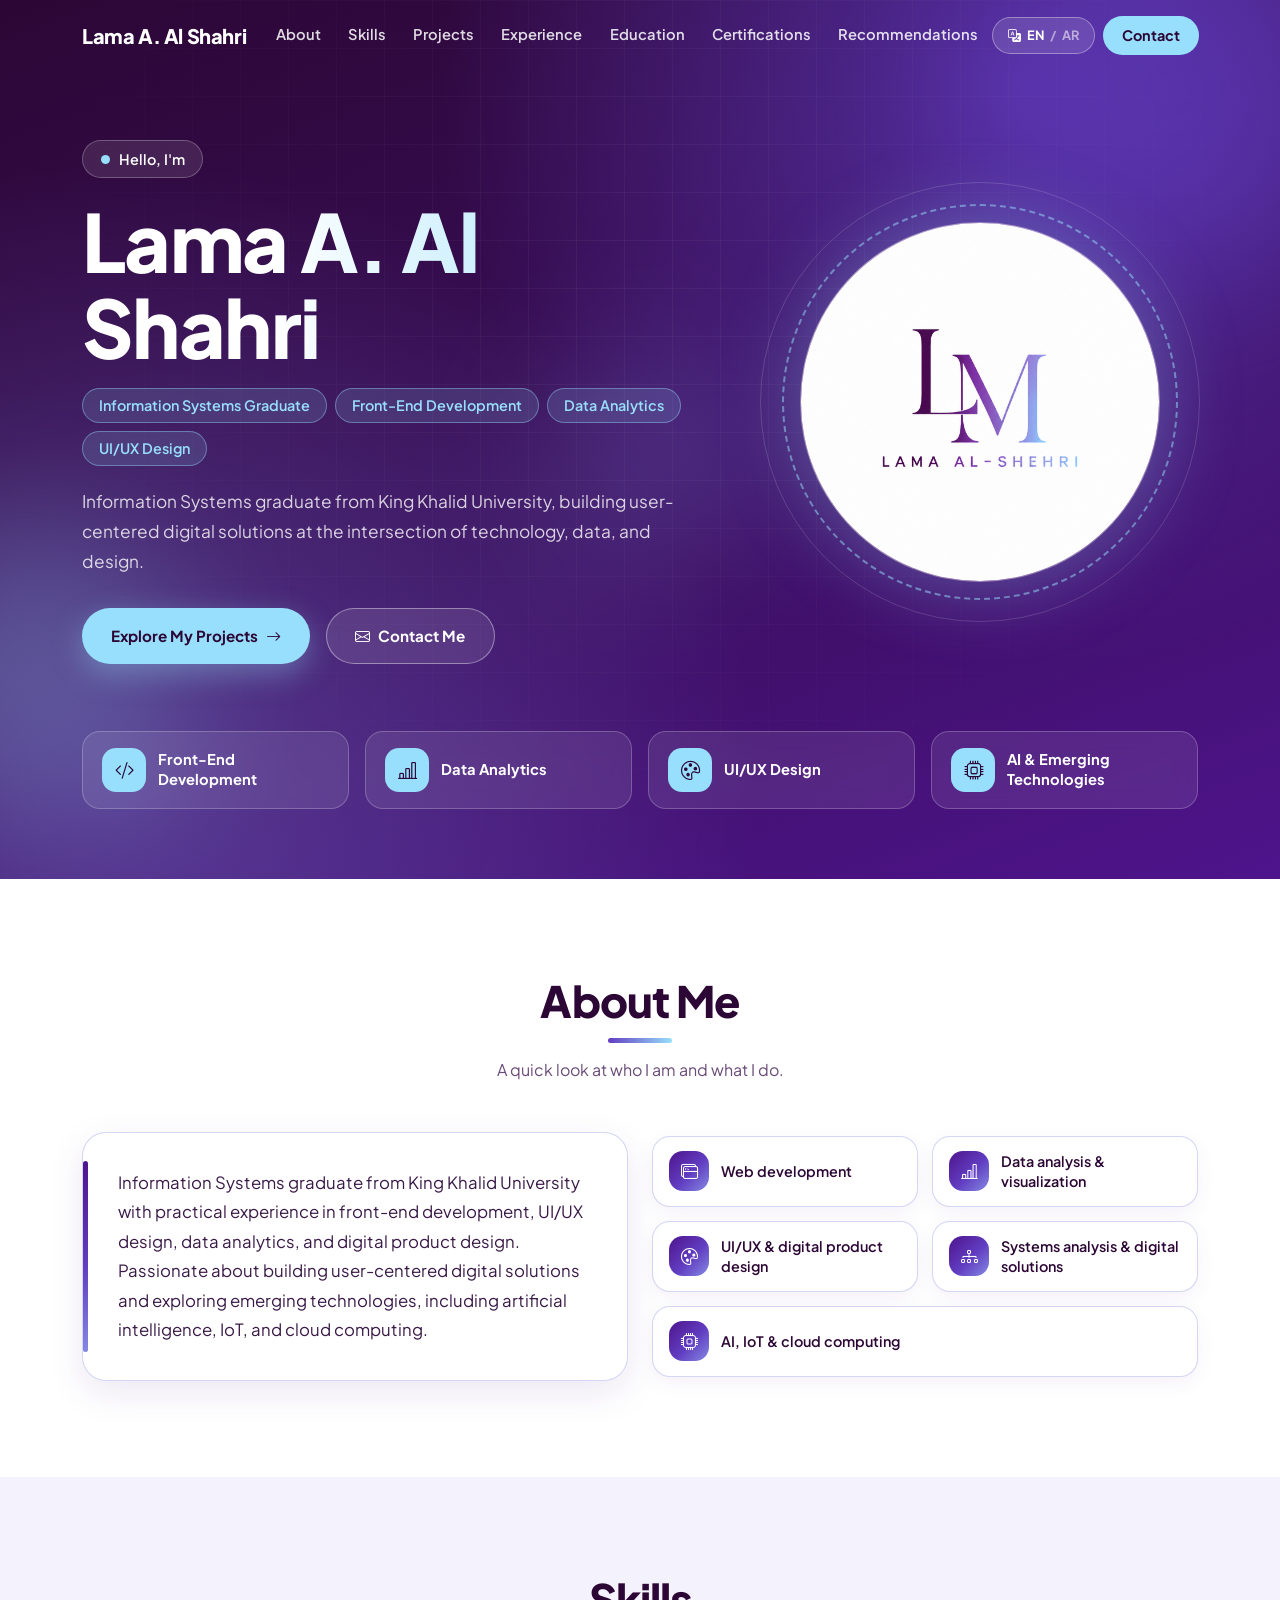
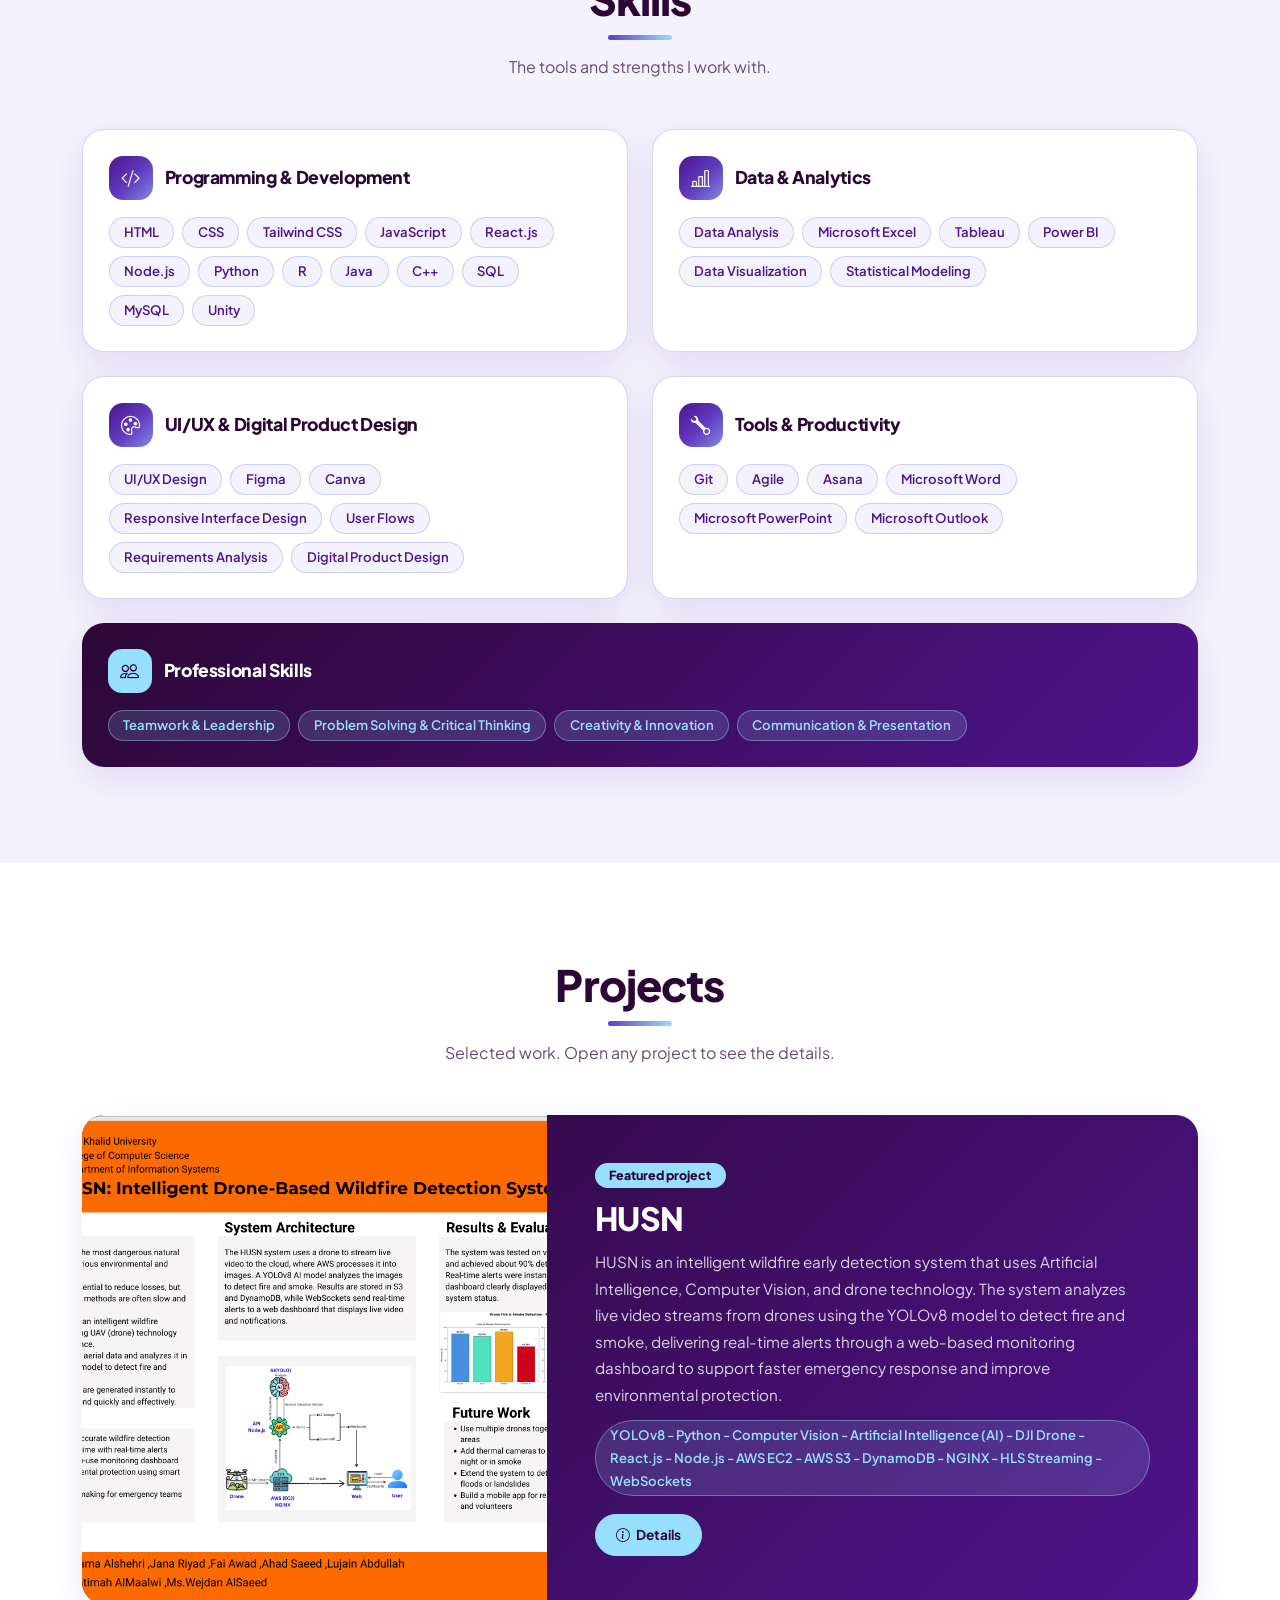
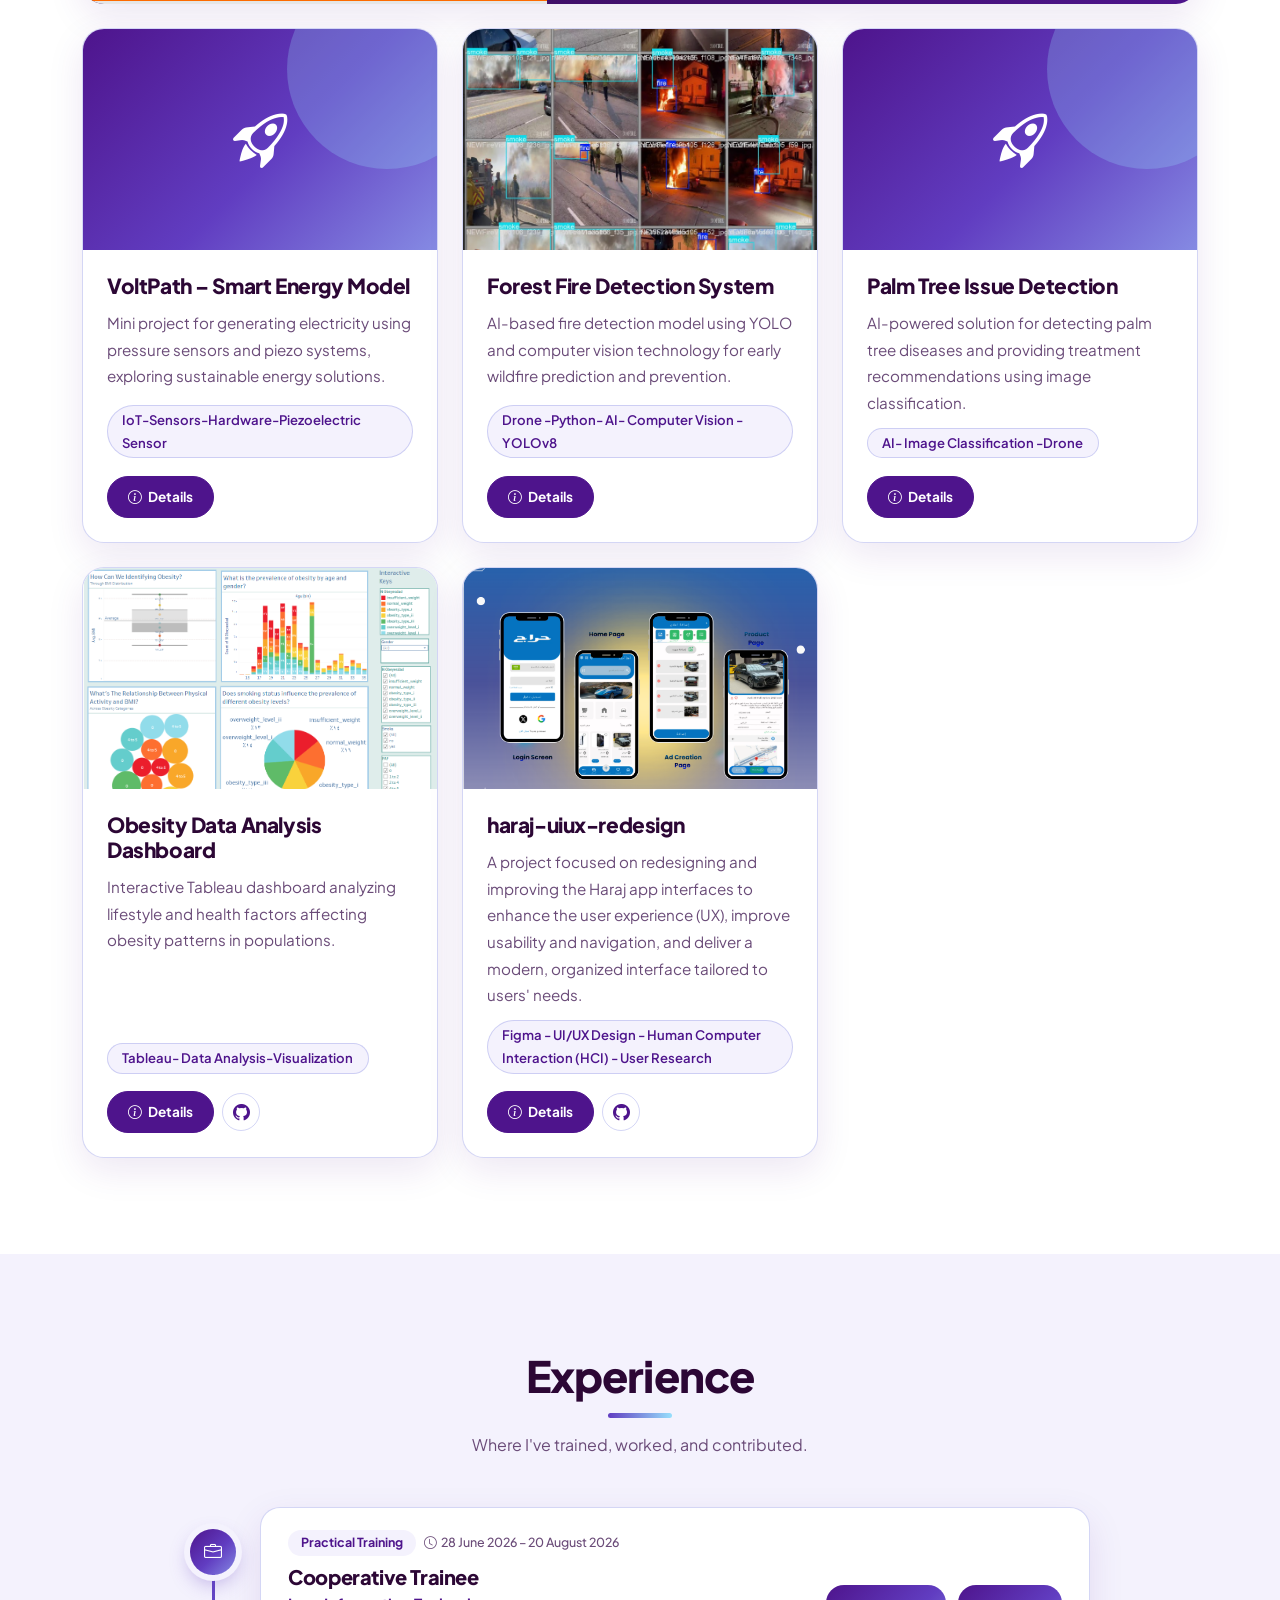
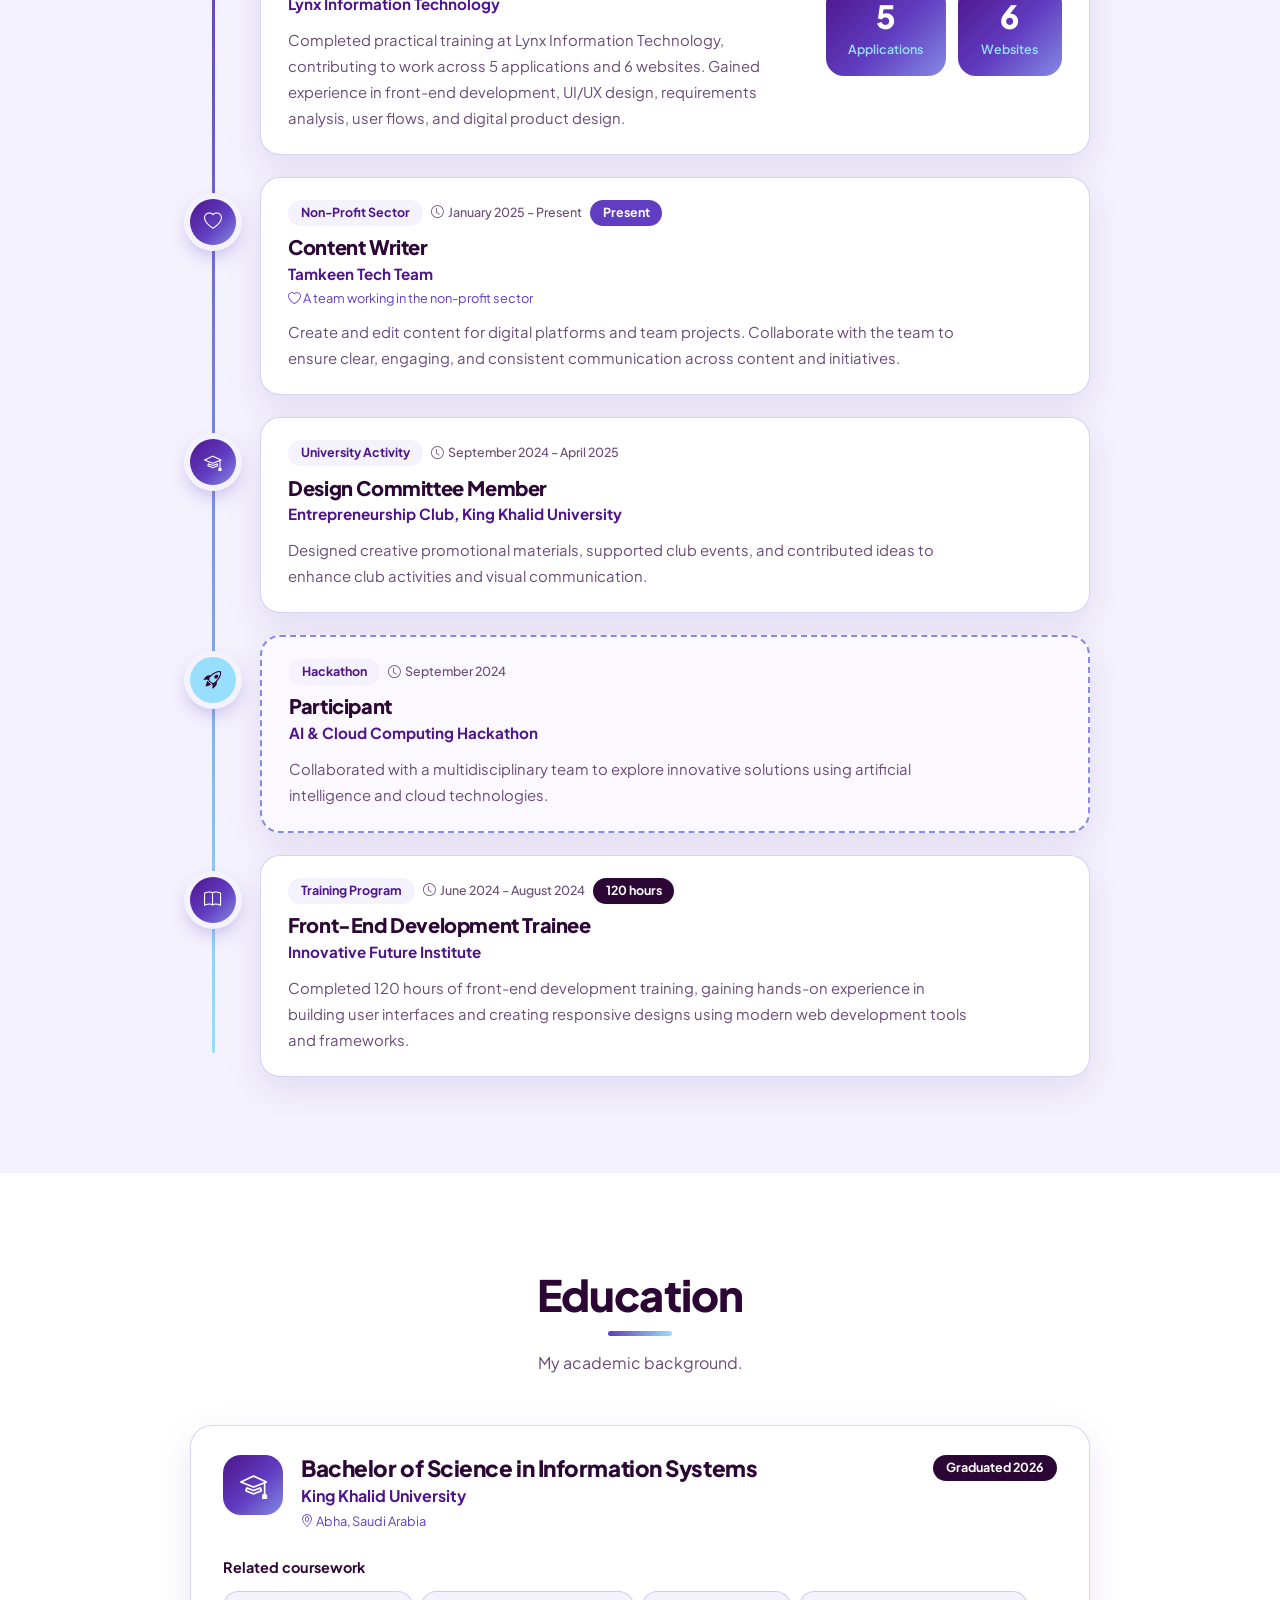
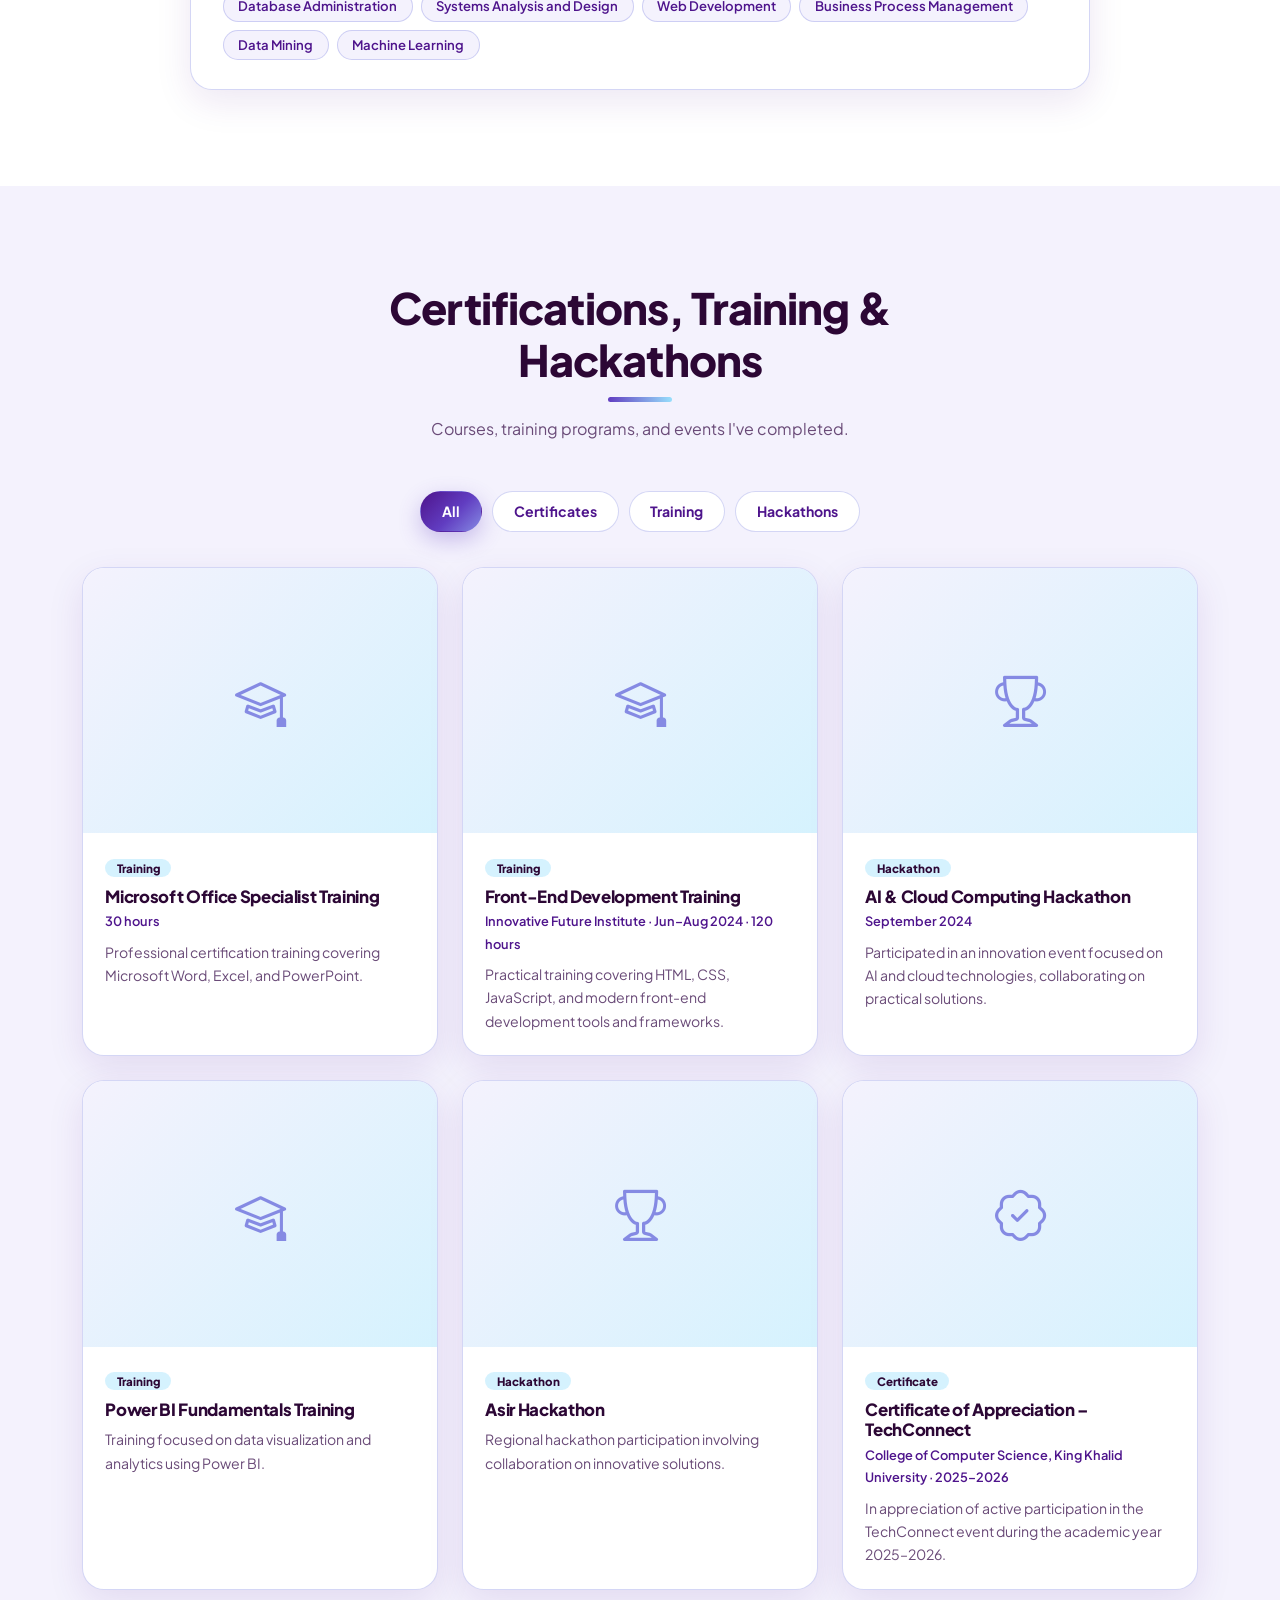
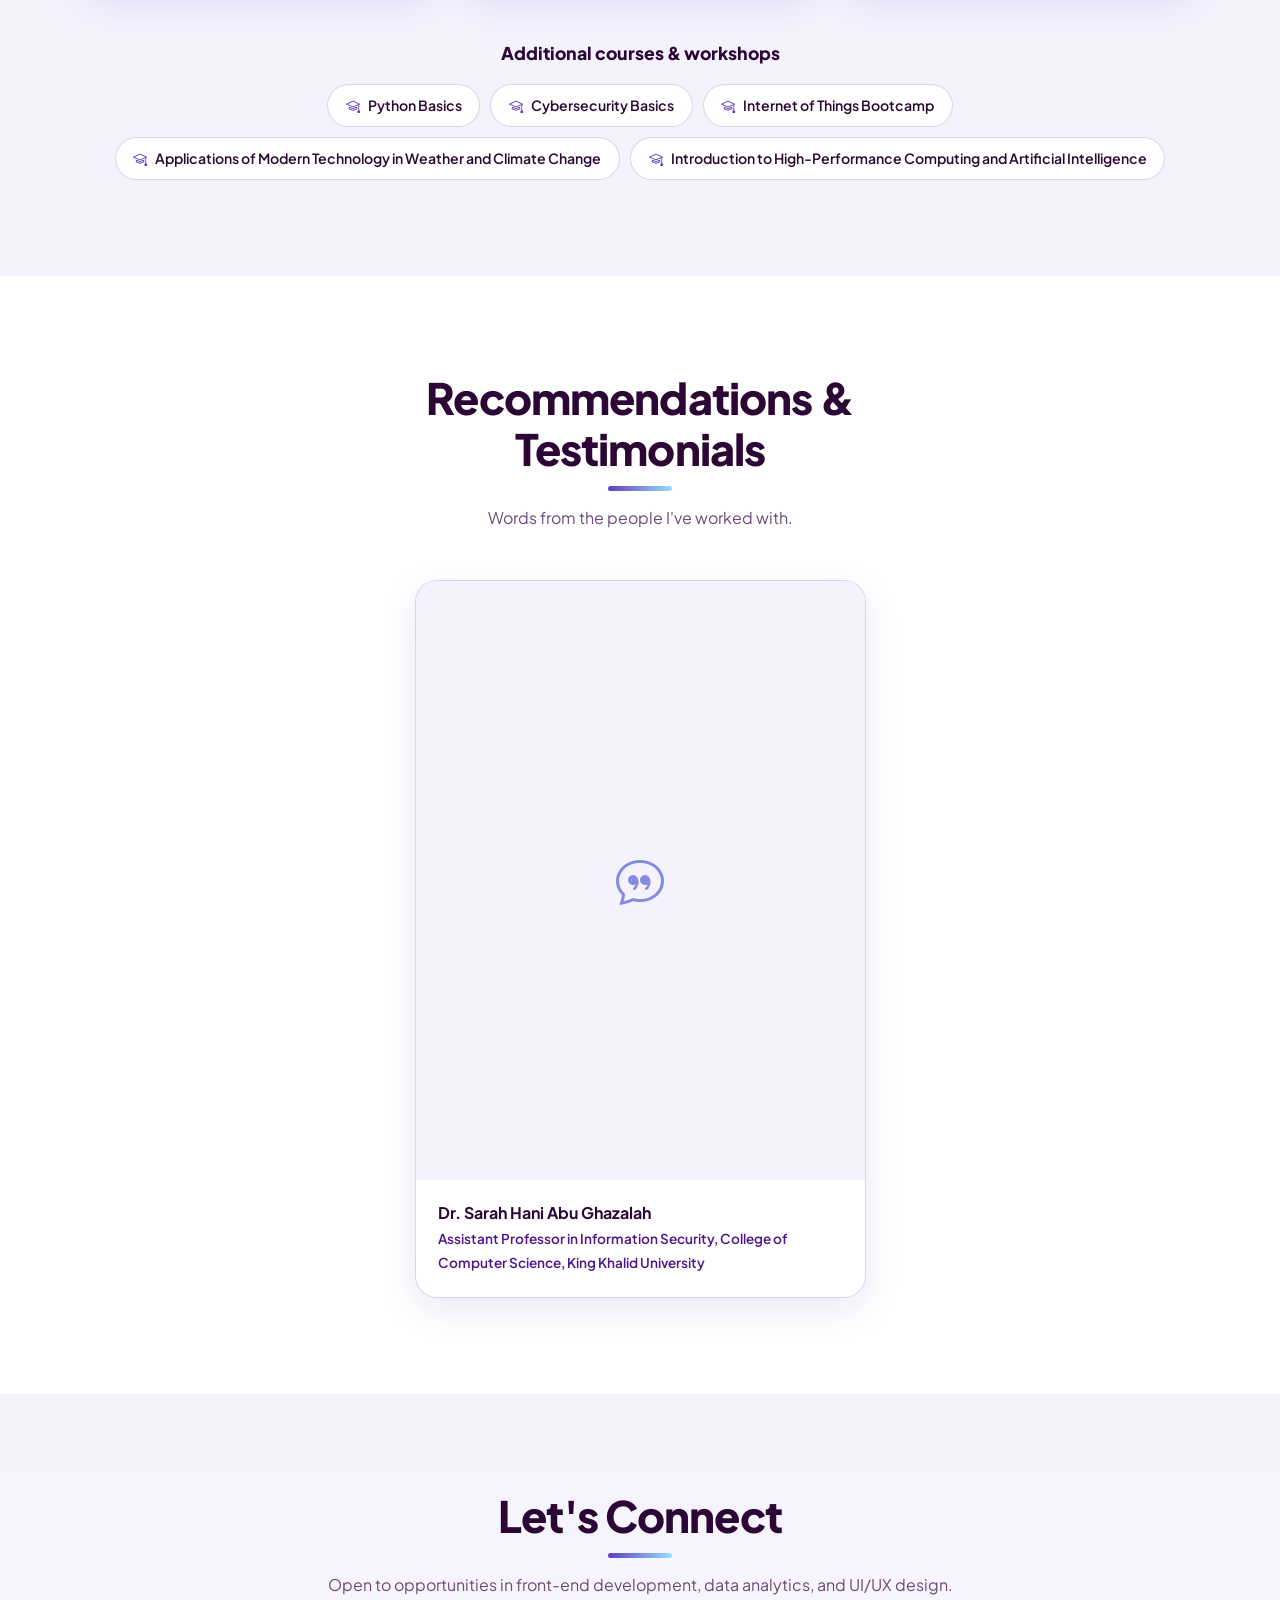
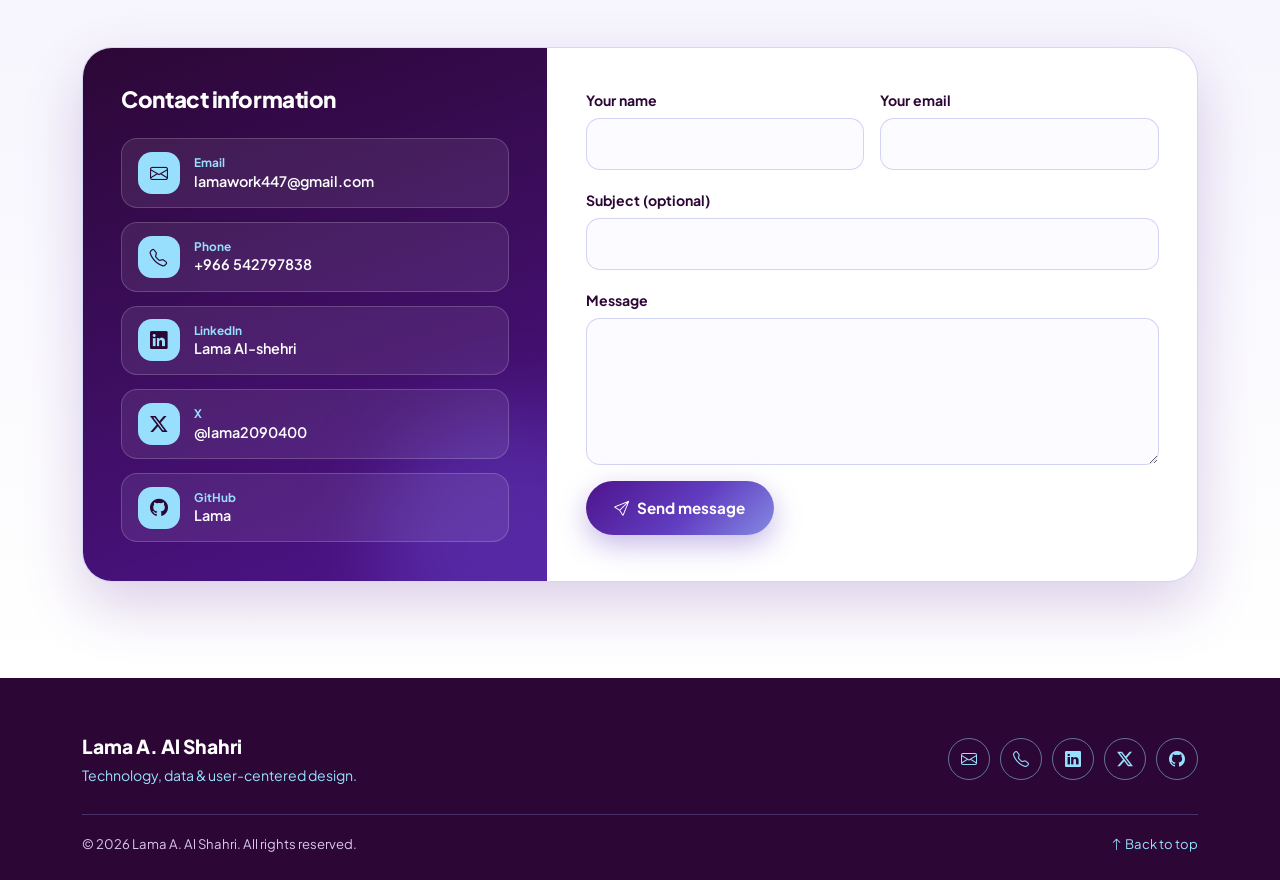
<file: index.html>
<!doctype html>
<html lang="en" dir="ltr">
<head>
<meta charset="utf-8">
<meta name="viewport" content="width=device-width, initial-scale=1">
<title>Lama Al Shahri</title>
<meta name="description" content="Portfolio">
<link rel="preconnect" href="https://fonts.googleapis.com">
<link rel="preconnect" href="https://fonts.gstatic.com" crossorigin>
<link href="https://fonts.googleapis.com/css2?family=Cairo:wght@600;700;800&family=Tajawal:wght@400;500;700&family=Plus+Jakarta+Sans:wght@400;500;600;700;800&display=swap" rel="stylesheet">
<script>
  // اللغة الافتراضية: "en" إنجليزي أو "ar" عربي (بعدها يتذكر اختيار الزائر)
  (function(){
    var DEFAULT = "en", l = DEFAULT;
    try { l = localStorage.getItem("lang") || DEFAULT; } catch(e){}
    var d = document.documentElement;
    d.lang = l; d.dir = l === "ar" ? "rtl" : "ltr";
    document.write('<link id="bsCss" href="https://cdn.jsdelivr.net/npm/bootstrap@5.3.3/dist/css/bootstrap' + (l === "ar" ? ".rtl" : "") + '.min.css" rel="stylesheet">');
  })();
</script>
<link href="https://cdn.jsdelivr.net/npm/bootstrap-icons@1.11.3/font/bootstrap-icons.min.css" rel="stylesheet">
<link rel="stylesheet" href="style.css">
</head>
<body data-bs-spy="scroll" data-bs-target="#mainNav" data-bs-offset="110">

<nav class="navbar navbar-expand-lg fixed-top" id="mainNav">
  <div class="container">
    <a class="navbar-brand" href="#home" id="brand"></a>
    <button class="navbar-toggler" type="button" data-bs-toggle="collapse" data-bs-target="#navMenu" aria-controls="navMenu" aria-expanded="false" aria-label="Menu"><span class="navbar-toggler-icon"></span></button>
    <div class="collapse navbar-collapse" id="navMenu">
      <ul class="navbar-nav mx-lg-auto mb-3 mb-lg-0">
        <li class="nav-item"><a class="nav-link" href="#about" data-i18n="nav_about"></a></li>
        <li class="nav-item"><a class="nav-link" href="#skills" data-i18n="nav_skills"></a></li>
        <li class="nav-item"><a class="nav-link" href="#projects" data-i18n="nav_projects"></a></li>
        <li class="nav-item"><a class="nav-link" href="#experience" data-i18n="nav_experience"></a></li>
        <li class="nav-item"><a class="nav-link" href="#education" data-i18n="nav_education"></a></li>
        <li class="nav-item"><a class="nav-link" href="#certifications" data-i18n="nav_certs"></a></li>
        <li class="nav-item"><a class="nav-link" href="#recommendations" data-i18n="nav_recs"></a></li>
      </ul>
      <div class="d-flex align-items-center gap-2">
        <button class="lang-pill" id="langBtn" type="button" aria-label="Language"><i class="bi bi-translate"></i><span data-l="en">EN</span><em>/</em><span data-l="ar">AR</span></button>
        <a class="nav-cta" href="#contact" data-i18n="nav_contact"></a>
      </div>
    </div>
  </div>
</nav>

<header id="home" class="hero">
  <span class="orb o1"></span><span class="orb o2"></span><span class="orb o3"></span><span class="grid-bg"></span>
  <div class="container position-relative">
    <div class="row align-items-center g-5">
      <div class="col-lg-7">
        <span class="hello-chip"><span class="dot"></span><span data-i18n="hello"></span></span>
        <h1 id="heroName"></h1>
        <div class="role-chips" id="heroRole"></div>
        <p class="hero-desc" id="heroTag"></p>
        <div class="d-flex flex-wrap gap-3">
          <a href="#projects" class="btn-x btn-sky"><span data-i18n="hero_cta1"></span> <i class="bi bi-arrow-right arrow"></i></a>
          <a href="#contact" class="btn-x btn-glass"><i class="bi bi-envelope"></i> <span data-i18n="hero_cta2"></span></a>
        </div>
      </div>
      <div class="col-lg-5 d-flex justify-content-center" id="heroPhoto"></div>
    </div>
    <div class="row g-3 hl-row" id="highlights"></div>
  </div>
</header>

<section id="about" class="sec">
  <div class="container">
    <div class="sec-head reveal"><h2 data-i18n="nav_about_title"></h2><p data-i18n="about_sub"></p></div>
    <div class="row g-4 align-items-center">
      <div class="col-lg-6 reveal"><div class="about-card" id="aboutText"></div></div>
      <div class="col-lg-6"><div class="points" id="aboutPoints"></div></div>
    </div>
  </div>
</section>

<section id="skills" class="sec sec-alt">
  <div class="container">
    <div class="sec-head reveal"><h2 data-i18n="nav_skills"></h2><p data-i18n="skills_sub"></p></div>
    <div class="row g-4" id="skillsList"></div>
  </div>
</section>

<section id="projects" class="sec">
  <div class="container">
    <div class="sec-head reveal"><h2 data-i18n="nav_projects"></h2><p data-i18n="projects_sub"></p></div>
    <div class="row g-4" id="projectsList"></div>
  </div>
</section>

<section id="experience" class="sec sec-alt">
  <div class="container">
    <div class="sec-head reveal"><h2 data-i18n="nav_experience"></h2><p data-i18n="exp_sub"></p></div>
    <div class="tl" id="experienceList"></div>
  </div>
</section>

<section id="education" class="sec">
  <div class="container">
    <div class="sec-head reveal"><h2 data-i18n="nav_education"></h2><p data-i18n="edu_sub"></p></div>
    <div id="educationList"></div>
  </div>
</section>

<section id="certifications" class="sec sec-alt">
  <div class="container">
    <div class="sec-head reveal"><h2 data-i18n="certs_title"></h2><p data-i18n="certs_sub"></p></div>
    <div class="filters reveal" id="certFilters"></div>
    <div class="row g-4" id="certList"></div>
    <div id="extraBlock" class="mt-5"></div>
  </div>
</section>

<section id="recommendations" class="sec">
  <div class="container">
    <div class="sec-head reveal"><h2 data-i18n="recs_title"></h2><p data-i18n="recs_sub"></p></div>
    <div class="row g-4 justify-content-center" id="recList"></div>
  </div>
</section>

<section id="contact" class="sec sec-contact">
  <div class="container">
    <div class="sec-head reveal"><h2 data-i18n="contact_title"></h2><p id="contactIntro"></p></div>
    <div class="contact-wrap reveal">
      <aside class="contact-side">
        <h3 data-i18n="contact_side"></h3>
        <div class="contact-items" id="contactList"></div>
      </aside>

      <form class="contact-form needs-validation" id="contactForm" name="contact" method="POST" action="/" data-netlify="true" netlify-honeypot="bot-field" novalidate>
        <input type="hidden" name="form-name" value="contact">
        <p class="d-none"><label>Don't fill this out: <input name="bot-field" tabindex="-1" autocomplete="off"></label></p>
        <div class="row g-3">
          <div class="col-md-6">
            <label class="form-label" for="fName" data-i18n="f_name"></label>
            <input class="form-control" id="fName" name="name" type="text" required autocomplete="name" maxlength="80">
            <div class="invalid-feedback" data-i18n="f_req"></div>
          </div>
          <div class="col-md-6">
            <label class="form-label" for="fEmail" data-i18n="f_email"></label>
            <input class="form-control" id="fEmail" name="email" type="email" required autocomplete="email" maxlength="120" dir="ltr">
            <div class="invalid-feedback" data-i18n="f_email_bad"></div>
          </div>
          <div class="col-12">
            <label class="form-label" for="fSubject" data-i18n="f_subject"></label>
            <input class="form-control" id="fSubject" name="subject" type="text" maxlength="120">
          </div>
          <div class="col-12">
            <label class="form-label" for="fMsg" data-i18n="f_msg"></label>
            <textarea class="form-control" id="fMsg" name="message" rows="5" required maxlength="3000"></textarea>
            <div class="invalid-feedback" data-i18n="f_req"></div>
          </div>
          <div class="col-12 d-flex flex-wrap align-items-center gap-3">
            <button class="btn-x btn-royal" type="submit" id="fBtn"><i class="bi bi-send"></i> <span data-i18n="f_send"></span></button>
            <div class="form-status" id="fStatus" role="status" aria-live="polite"></div>
          </div>
        </div>
      </form>
    </div>
  </div>
</section>

<footer class="foot">
  <div class="container">
    <div class="foot-top">
      <div><strong id="footName"></strong><p id="footTag"></p></div>
      <div class="foot-icons" id="footIcons"></div>
    </div>
    <div class="foot-bottom"><span id="footerText"></span><a href="#home"><i class="bi bi-arrow-up"></i> <span data-i18n="to_top"></span></a></div>
  </div>
</footer>

<a href="#home" class="fab" id="fab" aria-label="Back to top"><i class="bi bi-arrow-up"></i></a>

<!-- نافذة تفاصيل المشروع -->
<div class="modal fade" id="projModal" tabindex="-1" aria-labelledby="pmTitle" aria-hidden="true">
  <div class="modal-dialog modal-lg modal-dialog-centered modal-dialog-scrollable">
    <div class="modal-content pm">
      <div class="modal-header"><h2 class="modal-title" id="pmTitle"></h2><button type="button" class="btn-close" data-bs-dismiss="modal" aria-label="Close"></button></div>
      <div class="modal-body" id="pmBody"></div>
      <div class="modal-footer" id="pmFoot"></div>
    </div>
  </div>
</div>

<!-- معاينة صورة الشهادة -->
<div class="modal fade" id="imgModal" tabindex="-1" aria-label="Preview" aria-hidden="true">
  <div class="modal-dialog modal-xl modal-dialog-centered">
    <div class="modal-content pm"><div class="modal-header border-0"><span id="imgCap" class="fw-bold"></span><button type="button" class="btn-close" data-bs-dismiss="modal" aria-label="Close"></button></div>
    <div class="modal-body text-center pt-0"><img id="imgBig" alt="" class="img-fluid rounded-3"></div></div>
  </div>
</div>

<script src="https://cdn.jsdelivr.net/npm/bootstrap@5.3.3/dist/js/bootstrap.bundle.min.js"></script>
<script src="app.js"></script>
</body>
</html>
</file>
<file: style.css>
:root{
  --deep:#2C0735; --royal:#4E148C; --violet:#613DC1;
  --peri:#858AE3; --sky:#97DFFC; --white:#FFFFFF;
  --tint:#F4F2FD; --line:rgba(133,138,227,.35); --skysoft:rgba(151,223,252,.4);
  --ink:#3a1a47; --muted:#6a4b78;
  --grad:linear-gradient(135deg,var(--royal),var(--violet) 55%,var(--peri));
  --shadow:0 12px 36px rgba(78,20,140,.10); --shadow-lg:0 24px 60px rgba(78,20,140,.20);
  --f-en:"Plus Jakarta Sans",system-ui,sans-serif; --f-ar-h:"Cairo",sans-serif; --f-ar:"Tajawal",system-ui,sans-serif;
  --bs-body-color:var(--ink); --bs-link-color:var(--violet); --bs-link-hover-color:var(--royal);
}
html{scroll-behavior:smooth}
body{font-family:var(--f-en);font-size:1rem;line-height:1.75;color:var(--ink);background:#fff;overflow-x:hidden}
html[lang=ar] body{font-family:var(--f-ar);font-size:1.08rem;line-height:1.95}
h1,h2,h3,h4,h5,.navbar-brand{font-family:var(--f-en);color:var(--deep);font-weight:800;letter-spacing:-.02em}
html[lang=ar] h1,html[lang=ar] h2,html[lang=ar] h3,html[lang=ar] h4,html[lang=ar] h5,html[lang=ar] .navbar-brand{font-family:var(--f-ar-h);letter-spacing:0}
:focus-visible{outline:3px solid var(--sky)!important;outline-offset:3px}

/* ---------- navbar ---------- */
.navbar{padding:.8rem 0;transition:background .3s,box-shadow .3s,padding .3s}
.navbar-brand{font-size:1.25rem;color:#fff}
.navbar .nav-link{color:rgba(255,255,255,.85);font-size:.92rem;font-weight:600;padding:.45rem .85rem!important;border-radius:999px;transition:.2s}
.navbar .nav-link:hover,.navbar .nav-link.active{color:#fff;background:rgba(255,255,255,.14)}
.navbar .navbar-toggler{border-color:rgba(255,255,255,.4)}
.navbar-toggler-icon{filter:invert(1)}
.nav-cta{background:var(--sky);color:var(--deep);border-radius:999px;padding:.45rem 1.2rem;font-weight:700;font-size:.9rem;text-decoration:none;transition:.2s}
.nav-cta:hover{background:#fff;color:var(--deep);transform:translateY(-2px)}
.lang-pill{display:inline-flex;align-items:center;gap:6px;background:rgba(255,255,255,.12);border:1px solid rgba(255,255,255,.35);border-radius:999px;padding:.38rem .95rem;font-size:.8rem;font-weight:700;color:#fff;font-family:var(--f-en);cursor:pointer}
.lang-pill:hover{background:rgba(255,255,255,.24)}
.lang-pill em{font-style:normal;opacity:.5}
.lang-pill span{opacity:.55}
html[lang=en] .lang-pill [data-l=en],html[lang=ar] .lang-pill [data-l=ar]{opacity:1}
.navbar.scrolled{background:rgba(255,255,255,.92);backdrop-filter:blur(14px);box-shadow:0 4px 28px rgba(44,7,53,.10);padding:.5rem 0}
.navbar.scrolled .navbar-brand{color:var(--deep)}
.navbar.scrolled .nav-link{color:#4a2a58}
.navbar.scrolled .nav-link:hover,.navbar.scrolled .nav-link.active{color:var(--royal);background:var(--skysoft)}
.navbar.scrolled .navbar-toggler{border-color:var(--line)}
.navbar.scrolled .navbar-toggler-icon{filter:none}
.navbar.scrolled .nav-cta{background:var(--royal);color:#fff}
.navbar.scrolled .lang-pill{background:#fff;border-color:var(--peri);color:var(--royal)}
@media(max-width:991px){
  .navbar-collapse{background:rgba(44,7,53,.97);border-radius:18px;padding:1rem 1.2rem;margin-top:.7rem}
  .navbar.scrolled .navbar-collapse{background:#fff;box-shadow:var(--shadow)}
}

/* ---------- hero ---------- */
.hero{position:relative;overflow:hidden;color:#fff;padding:140px 0 70px;
  background:radial-gradient(circle at 80% 10%,rgba(97,61,193,.7),transparent 45%),radial-gradient(circle at 10% 90%,rgba(133,138,227,.35),transparent 45%),linear-gradient(160deg,var(--deep),#3a0e5c 55%,var(--royal))}
.orb{position:absolute;border-radius:50%;filter:blur(70px);animation:float 14s ease-in-out infinite}
.o1{width:380px;height:380px;background:var(--violet);top:-100px;inset-inline-end:-80px;opacity:.55}
.o2{width:300px;height:300px;background:var(--sky);bottom:60px;inset-inline-start:-120px;opacity:.22;animation-delay:-6s}
.o3{width:220px;height:220px;background:var(--peri);top:40%;inset-inline-start:42%;opacity:.25;animation-delay:-3s}
@keyframes float{50%{transform:translate(24px,-34px) scale(1.1)}}
.grid-bg{position:absolute;inset:0;background-image:linear-gradient(rgba(255,255,255,.05) 1px,transparent 1px),linear-gradient(90deg,rgba(255,255,255,.05) 1px,transparent 1px);background-size:48px 48px;mask-image:radial-gradient(circle at 50% 30%,#000,transparent 75%);-webkit-mask-image:radial-gradient(circle at 50% 30%,#000,transparent 75%)}
.hello-chip{display:inline-flex;align-items:center;gap:9px;background:rgba(255,255,255,.1);border:1px solid rgba(255,255,255,.25);border-radius:999px;padding:.35rem 1.1rem;font-size:.9rem;font-weight:600;margin-bottom:1.2rem;backdrop-filter:blur(8px)}
.dot{width:9px;height:9px;border-radius:50%;background:var(--sky);box-shadow:0 0 0 0 rgba(151,223,252,.7);animation:pulse 2s infinite}
@keyframes pulse{70%{box-shadow:0 0 0 10px rgba(151,223,252,0)}100%{box-shadow:0 0 0 0 rgba(151,223,252,0)}}
.hero h1{font-size:clamp(2.8rem,7vw,5rem);line-height:1.08;margin-bottom:1.1rem;background:linear-gradient(90deg,#fff 30%,var(--sky));-webkit-background-clip:text;background-clip:text;-webkit-text-fill-color:transparent}
html[lang=ar] .hero h1{line-height:1.3}
.role-chips{display:flex;flex-wrap:wrap;gap:8px;margin-bottom:1.2rem}
.role-chips span{background:rgba(151,223,252,.14);border:1px solid rgba(151,223,252,.4);color:var(--sky);border-radius:999px;padding:.25rem 1rem;font-size:.9rem;font-weight:600}
.hero-desc{max-width:54ch;color:rgba(255,255,255,.8);font-size:1.08rem;margin-bottom:2rem}
.btn-x{display:inline-flex;align-items:center;gap:8px;padding:.85rem 1.8rem;border-radius:999px;font-weight:700;font-size:.95rem;text-decoration:none;border:0;cursor:pointer;transition:transform .2s,box-shadow .2s,background .2s}
.btn-x:hover{transform:translateY(-3px)}
.btn-sky{background:var(--sky);color:var(--deep);box-shadow:0 10px 30px rgba(151,223,252,.35)}.btn-sky:hover{background:#fff;color:var(--deep)}
.btn-glass{background:rgba(255,255,255,.1);color:#fff;border:1px solid rgba(255,255,255,.4)}.btn-glass:hover{background:rgba(255,255,255,.22);color:#fff}
.btn-royal{background:var(--grad);color:#fff;box-shadow:0 10px 28px rgba(97,61,193,.35)}.btn-royal:hover{color:#fff;box-shadow:0 14px 34px rgba(97,61,193,.5)}
.btn-royal:disabled{opacity:.7;transform:none}
html[dir=rtl] .arrow{transform:scaleX(-1)}

.photo-card{position:relative;width:min(360px,86%);aspect-ratio:1;margin:20px}
.photo-card::before{content:"";position:absolute;inset:-18px;border-radius:50%;border:2px dashed rgba(151,223,252,.5);animation:spin 40s linear infinite}
.photo-card::after{content:"";position:absolute;inset:-40px;border-radius:50%;border:1px solid rgba(255,255,255,.15)}
@keyframes spin{to{transform:rotate(360deg)}}
.photo-in{position:absolute;inset:0;border-radius:50%;background:linear-gradient(145deg,rgba(255,255,255,.2),rgba(255,255,255,.05));border:1px solid rgba(255,255,255,.4);box-shadow:0 0 80px rgba(151,223,252,.35),inset 0 0 40px rgba(255,255,255,.1);display:grid;place-items:center;overflow:hidden;backdrop-filter:blur(6px)}
.photo-in img{width:100%;height:100%;object-fit:cover}
.mono{text-align:center}
.mono b{display:block;font-family:var(--f-en);font-weight:800;font-size:6.5rem;line-height:1;background:linear-gradient(135deg,#fff,var(--sky));-webkit-background-clip:text;background-clip:text;-webkit-text-fill-color:transparent}
.mono small{display:block;color:var(--sky);font-weight:600;margin-top:.5rem}

.hl-row{margin-top:3.2rem}
.hl{display:flex;align-items:center;gap:12px;height:100%;padding:1rem 1.2rem;background:rgba(255,255,255,.09);border:1px solid rgba(255,255,255,.22);border-radius:18px;backdrop-filter:blur(10px);font-weight:700;font-size:.92rem;line-height:1.35;color:#fff;transition:.25s}
.hl:hover{background:rgba(255,255,255,.17);transform:translateY(-4px)}
.ico{flex:none;width:44px;height:44px;border-radius:14px;display:grid;place-items:center;background:var(--grad);color:#fff;font-size:1.2rem}
.hl .ico{background:var(--sky);color:var(--deep)}

/* ---------- sections ---------- */
.sec{padding:96px 0}
.sec-alt{background:var(--tint)}
.sec-head{text-align:center;max-width:640px;margin:0 auto 3rem}
.sec-head h2{font-size:clamp(1.9rem,4vw,2.7rem);margin-bottom:.8rem;position:relative;padding-bottom:1rem}
.sec-head h2::after{content:"";position:absolute;inset-inline-start:50%;bottom:0;width:64px;height:5px;margin-inline-start:-32px;border-radius:9px;background:linear-gradient(90deg,var(--violet),var(--sky))}
.sec-head p{color:var(--muted);margin:0}

.card-x{background:#fff;border:1px solid var(--line);border-radius:22px;box-shadow:var(--shadow);height:100%;overflow:hidden;transition:transform .3s,box-shadow .3s,border-color .3s;position:relative}
.card-x:hover{transform:translateY(-6px);box-shadow:var(--shadow-lg);border-color:var(--peri)}

/* about */
.about-card{background:#fff;border-radius:24px;padding:2.2rem;box-shadow:var(--shadow);border:1px solid var(--line);position:relative;font-size:1.05rem}
.about-card::before{content:"";position:absolute;inset-inline-start:0;top:28px;bottom:28px;width:5px;border-radius:9px;background:var(--grad)}
.about-card p:last-child{margin:0}
.points{display:grid;grid-template-columns:1fr 1fr;gap:14px}
.point{display:flex;align-items:center;gap:12px;background:#fff;border:1px solid var(--line);border-radius:18px;padding:.9rem 1rem;font-weight:600;font-size:.9rem;color:var(--deep);box-shadow:0 6px 20px rgba(78,20,140,.06);transition:.25s;line-height:1.4}
.point:hover{transform:translateY(-4px);box-shadow:var(--shadow)}
.point:last-child:nth-child(odd){grid-column:1/-1}
.point .ico{width:40px;height:40px;font-size:1.05rem}

/* skills */
.sk{padding:1.6rem}
.sk h3{font-size:1.1rem;display:flex;align-items:center;gap:12px;margin-bottom:1.1rem}
.chips{display:flex;flex-wrap:wrap;gap:8px}
.chip{border:1px solid var(--line);color:var(--royal);background:var(--tint);border-radius:999px;padding:.18rem .9rem;font-size:.82rem;font-weight:600;transition:.2s}
.chip:hover{background:var(--royal);border-color:var(--royal);color:#fff}
.sk.accent{background:linear-gradient(135deg,var(--deep),var(--royal));border:0}
.sk.accent h3{color:#fff}
.sk.accent .chip{background:rgba(151,223,252,.16);border-color:rgba(151,223,252,.4);color:var(--sky)}
.sk.accent .chip:hover{background:var(--sky);color:var(--deep)}
.sk.accent .ico{background:var(--sky);color:var(--deep)}

/* projects */
.proj{display:flex;flex-direction:column}
.proj .cover{aspect-ratio:16/10;width:100%;object-fit:cover}
.proj .cover-ph{aspect-ratio:16/10;display:grid;place-items:center;font-size:3.4rem;color:#fff;background:var(--grad);position:relative;overflow:hidden}
.proj .cover-ph::after{content:"";position:absolute;width:200px;height:200px;border-radius:50%;background:rgba(151,223,252,.25);inset-inline-end:-50px;top:-60px}
.proj .body{padding:1.5rem;display:flex;flex-direction:column;gap:.7rem;flex:1}
.proj h3{font-size:1.3rem;margin:0}
.proj p{margin:0;color:var(--muted);font-size:.95rem;flex:1}
.proj-actions{display:flex;gap:8px;align-items:center;margin-top:.4rem}
.btn-sm-x{display:inline-flex;align-items:center;gap:6px;padding:.5rem 1.25rem;border-radius:999px;border:1.5px solid var(--royal);background:transparent;color:var(--royal);font-weight:700;font-size:.85rem;text-decoration:none;cursor:pointer;transition:.2s}
.btn-sm-x:hover{background:var(--royal);color:#fff}
.btn-sm-x.fill{background:var(--royal);color:#fff}.btn-sm-x.fill:hover{background:var(--violet);border-color:var(--violet)}
.icon-btn{width:38px;height:38px;border-radius:50%;display:grid;place-items:center;border:1.5px solid var(--line);color:var(--royal);text-decoration:none;font-size:1.05rem;transition:.2s}
.icon-btn:hover{background:var(--royal);color:#fff;border-color:var(--royal)}
.proj.feat{background:linear-gradient(135deg,var(--deep),var(--royal));border:0}
.proj.feat h3{color:#fff;font-size:2rem}
.proj.feat p{color:rgba(255,255,255,.82);flex:none}
.proj.feat .chip{background:rgba(151,223,252,.15);border-color:rgba(151,223,252,.4);color:var(--sky)}
.proj.feat .btn-sm-x{border-color:var(--sky);color:var(--sky)}.proj.feat .btn-sm-x:hover{background:var(--sky);color:var(--deep)}
.proj.feat .btn-sm-x.fill{background:var(--sky);color:var(--deep)}
.proj.feat .icon-btn{border-color:rgba(151,223,252,.5);color:var(--sky)}.proj.feat .icon-btn:hover{background:var(--sky);color:var(--deep)}
.pill{align-self:flex-start;background:var(--sky);color:var(--deep);border-radius:999px;padding:.1rem .9rem;font-size:.78rem;font-weight:800}

/* timeline */
.tl{position:relative;max-width:900px;margin-inline:auto;padding-inline-start:70px;display:grid;gap:22px}
.tl::before{content:"";position:absolute;inset-block:24px;inset-inline-start:22px;width:3px;border-radius:3px;background:linear-gradient(var(--violet),var(--sky))}
.tl-item{position:relative}
.tl-node{position:absolute;inset-inline-start:-70px;top:22px;width:46px;height:46px;border-radius:50%;background:var(--grad);color:#fff;display:grid;place-items:center;font-size:1.1rem;box-shadow:0 0 0 6px var(--tint),0 8px 20px rgba(97,61,193,.4);z-index:1}
.tl-item.hi .tl-node{background:var(--sky);color:var(--deep)}
.tl-card{background:#fff;border:1px solid var(--line);border-radius:20px;padding:1.4rem 1.7rem;box-shadow:var(--shadow);display:flex;gap:20px;justify-content:space-between;align-items:center;flex-wrap:wrap;transition:.3s}
.tl-card:hover{box-shadow:var(--shadow-lg);border-color:var(--peri)}
.tl-item.hi .tl-card{border:2px dashed var(--peri);background:#fbf9ff}
.tl-main{flex:1 1 320px;min-width:0}
.tl-meta{display:flex;flex-wrap:wrap;gap:8px;align-items:center;margin-bottom:.6rem;font-size:.78rem}
.tag{background:var(--tint);color:var(--royal);border-radius:999px;padding:.12rem .8rem;font-weight:700}
.date{color:var(--muted);display:inline-flex;gap:5px;align-items:center;font-weight:500}
.badge-d{background:var(--deep);color:#fff;border-radius:999px;padding:.12rem .8rem;font-weight:700;font-size:.78rem}
.badge-v{background:var(--violet);color:#fff;border-radius:999px;padding:.12rem .8rem;font-weight:700;font-size:.78rem}
.tl-card h3{font-size:1.25rem;margin-bottom:.1rem}
.org{font-weight:700;color:var(--royal);font-size:.95rem}
.note{font-size:.8rem;color:var(--violet)}
.tl-card p{margin:.6rem 0 0;font-size:.93rem;color:var(--muted);max-width:62ch}
.stats{display:flex;gap:12px}
.stat{background:var(--grad);border-radius:18px;padding:.85rem 1.4rem;text-align:center;min-width:104px;color:#fff}
.stat b{display:block;font-size:2rem;line-height:1.1;font-weight:800}
.stat span{font-size:.78rem;color:var(--sky);font-weight:600}

/* education */
.edu{padding:1.8rem 2rem;max-width:900px;margin-inline:auto}
.edu:hover{transform:none}
.edu-top{display:flex;gap:18px;align-items:flex-start;flex-wrap:wrap}
.edu .ico{width:60px;height:60px;font-size:1.7rem;border-radius:18px}
.edu-info{flex:1 1 280px}
.edu h3{font-size:1.4rem;margin:0}
.edu .sub{color:var(--royal);font-weight:700}
.edu .rel{font-weight:700;font-size:.9rem;color:var(--deep);margin:1.4rem 0 .7rem}

/* certs */
.filters{display:flex;flex-wrap:wrap;gap:10px;justify-content:center;margin-bottom:2.2rem}
.filt{border:1.5px solid var(--line);background:#fff;color:var(--royal);border-radius:999px;padding:.45rem 1.3rem;font-weight:700;font-size:.88rem;cursor:pointer;transition:.2s}
.filt:hover{border-color:var(--royal)}
.filt.on{background:var(--grad);color:#fff;border-color:transparent;box-shadow:0 8px 22px rgba(97,61,193,.3)}
.cert .img{aspect-ratio:4/3;background:linear-gradient(135deg,var(--tint),var(--skysoft));display:grid;place-items:center;overflow:hidden;border-bottom:1px solid var(--line);position:relative;width:100%;border:0;padding:0}
.cert .img img{width:100%;height:100%;object-fit:cover;object-position:top;transition:transform .4s}
.cert .img.zoom{cursor:zoom-in}
.cert .img.zoom:hover img{transform:scale(1.05)}
.cert .img.zoom::after{content:"\F52A";font-family:"bootstrap-icons";position:absolute;inset-inline-end:12px;bottom:12px;width:36px;height:36px;border-radius:50%;background:rgba(44,7,53,.8);color:#fff;display:grid;place-items:center}
.cert .img i.big{font-size:3.2rem;color:var(--peri)}
.cert .body{padding:1.2rem 1.4rem 1.4rem}
.cert h3{font-size:1.05rem;margin:.4rem 0 .2rem}
.cert .m{font-size:.8rem;color:var(--royal);font-weight:600}
.cert p{margin:.5rem 0 0;font-size:.88rem;color:var(--muted);line-height:1.65}
.cert a.more{display:inline-block;margin-top:.5rem;font-size:.85rem;font-weight:700}
.type-chip{font-size:.72rem;font-weight:800;border-radius:999px;padding:.1rem .7rem;background:var(--skysoft);color:var(--deep)}
.extra-t{font-weight:800;font-size:1.1rem;color:var(--deep);margin-bottom:1rem;text-align:center}
.extra{display:flex;flex-wrap:wrap;gap:10px;justify-content:center}
.extra div{background:#fff;border:1px solid var(--line);border-radius:999px;padding:.5rem 1.1rem;font-size:.88rem;font-weight:600;color:var(--deep);display:flex;gap:8px;align-items:center}
.extra i{color:var(--violet)}

/* recs */
.rec .imgbtn{display:block;width:100%;border:0;padding:0;background:var(--tint);cursor:zoom-in}
.rec img{width:100%;aspect-ratio:3/4;object-fit:cover;object-position:top;display:block;transition:transform .4s}
.rec .imgbtn:hover img{transform:scale(1.03)}
.rec .imgbtn{overflow:hidden}
.rec .ph{aspect-ratio:3/4;display:grid;place-items:center;font-size:3rem;color:var(--peri);background:var(--tint)}
.rec .body{padding:1.2rem 1.4rem 1.4rem}
.rec .q{color:var(--muted);margin:0 0 .8rem;font-size:.95rem}
.rec b{color:var(--deep)}
.rec .role{display:block;font-size:.85rem;color:var(--royal);font-weight:600}

/* contact */
.sec-contact{background:linear-gradient(180deg,var(--tint),#fff)}
.contact-wrap{display:grid;grid-template-columns:5fr 7fr;border-radius:30px;overflow:hidden;box-shadow:var(--shadow-lg);border:1px solid var(--line);background:#fff}
.contact-side{background:linear-gradient(160deg,var(--deep),var(--royal));color:#fff;padding:2.4rem;position:relative;overflow:hidden}
.contact-side::before{content:"";position:absolute;width:260px;height:260px;border-radius:50%;background:var(--violet);opacity:.5;filter:blur(40px);inset-inline-end:-90px;bottom:-90px}
.contact-side h3{color:#fff;font-size:1.4rem;margin-bottom:1.6rem;position:relative}
.contact-items{display:grid;gap:14px;position:relative}
.cc{display:flex;align-items:center;gap:14px;padding:.8rem 1rem;border-radius:16px;background:rgba(255,255,255,.08);border:1px solid rgba(255,255,255,.18);color:#fff;text-decoration:none;transition:.2s;min-width:0}
a.cc:hover{background:rgba(255,255,255,.18);color:#fff;transform:translateX(4px)}
html[dir=rtl] a.cc:hover{transform:translateX(-4px)}
.cc .ico{background:var(--sky);color:var(--deep);width:42px;height:42px;font-size:1.1rem}
.cc small{display:block;font-size:.74rem;color:var(--sky);font-weight:700;line-height:1.3}
.cc .v{display:block;font-size:.9rem;font-weight:600;overflow-wrap:anywhere;line-height:1.4}
.cc .t{min-width:0}
.contact-form{padding:2.4rem}
.form-label{font-weight:700;font-size:.88rem;color:var(--deep);margin-bottom:.35rem}
.form-control{border:1.5px solid var(--line);border-radius:14px;padding:.8rem 1rem;background:#fcfbff;color:var(--ink);font-family:inherit}
.form-control:focus{border-color:var(--violet);box-shadow:0 0 0 .25rem rgba(97,61,193,.18);background:#fff}
.form-status{font-weight:600;font-size:.92rem}
.form-status.ok{color:#0d7a4f}.form-status.err{color:#b3261e}
.form-status a{color:inherit}

/* footer */
.foot{background:var(--deep);color:#d9c8ea;padding:52px 0 24px}
.foot-top{display:flex;justify-content:space-between;gap:20px;flex-wrap:wrap;align-items:center;padding-bottom:26px;border-bottom:1px solid rgba(133,138,227,.3)}
.foot-top strong{font-size:1.2rem;color:#fff;font-weight:800}
.foot-top p{margin:0;font-size:.88rem;color:var(--sky)}
.foot-icons{display:flex;gap:10px}
.foot-icons a{width:42px;height:42px;border-radius:50%;border:1px solid rgba(151,223,252,.5);display:grid;place-items:center;color:var(--sky);text-decoration:none;transition:.2s}
.foot-icons a:hover{background:var(--sky);color:var(--deep);transform:translateY(-3px)}
.foot-bottom{display:flex;justify-content:space-between;gap:12px;flex-wrap:wrap;padding-top:18px;font-size:.82rem}
.foot-bottom a{color:var(--sky);text-decoration:none}
.fab{position:fixed;inset-block-end:22px;inset-inline-end:22px;width:48px;height:48px;border-radius:50%;background:var(--grad);color:#fff;display:grid;place-items:center;font-size:1.3rem;text-decoration:none;box-shadow:0 10px 28px rgba(44,7,53,.4);opacity:0;pointer-events:none;transform:translateY(12px);transition:.3s;z-index:30}
.fab.show{opacity:1;pointer-events:auto;transform:none}.fab:hover{color:#fff;transform:translateY(-3px)}

/* modal */
.pm{border:0;border-radius:24px;overflow:hidden}
.pm .modal-header{border:0;padding:1.4rem 1.6rem .4rem}
.pm .modal-title{font-size:1.5rem}
.pm .modal-body{padding:.6rem 1.6rem 1.2rem}
.pm .modal-footer{border:0;padding:0 1.6rem 1.6rem;justify-content:flex-start;gap:10px}
.pm-img{width:100%;border-radius:16px;margin-bottom:1.1rem;max-height:340px;object-fit:cover}
.pm-text p{margin-bottom:.9em;color:var(--ink)}
.empty-note{color:var(--royal);opacity:.7}
.reveal{opacity:0;transform:translateY(24px);transition:opacity .7s,transform .7s}
.reveal.in{opacity:1;transform:none}

@media(max-width:991px){
  .hero{padding-top:118px}
  .sec{padding:70px 0}
  .contact-wrap{grid-template-columns:1fr}
  .contact-side,.contact-form{padding:1.8rem}
}
@media(max-width:600px){
  .points{grid-template-columns:1fr}
  .tl{padding-inline-start:56px}
  .tl-node{inset-inline-start:-56px;width:40px;height:40px}
  .tl::before{inset-inline-start:18px}
  .mono b{font-size:4.6rem}
}
@media(prefers-reduced-motion:reduce){*{transition:none!important;animation:none!important;scroll-behavior:auto!important}.reveal{opacity:1;transform:none}}
</file>
